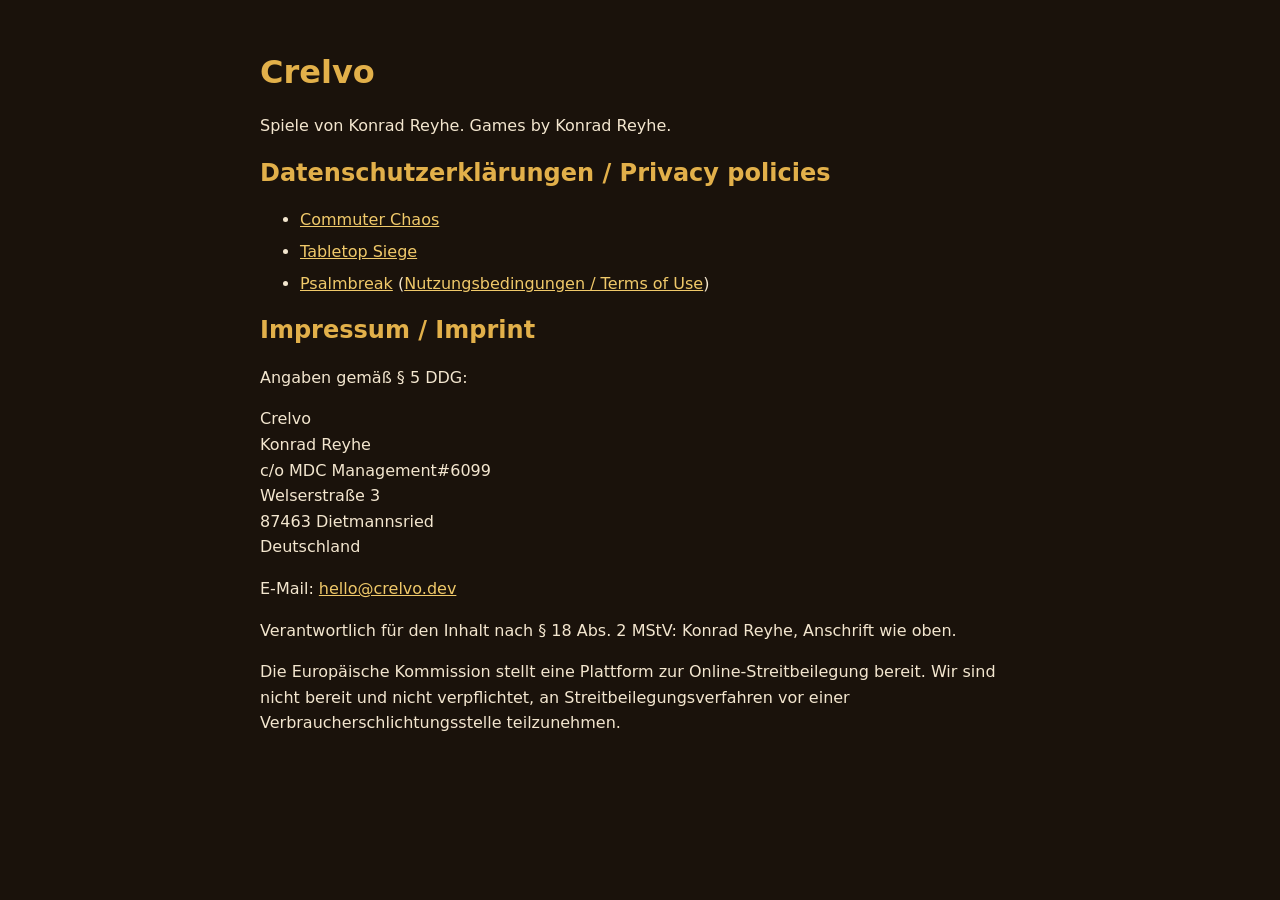
<file: index.html>
<!doctype html>
<html lang="de">
<head>
<meta charset="utf-8">
<meta name="viewport" content="width=device-width, initial-scale=1">
<title>Crelvo: Impressum und Datenschutz</title>
<link rel="stylesheet" href="style.css">
</head>
<body>
<main>
<h1>Crelvo</h1>
<p>Spiele von Konrad Reyhe. Games by Konrad Reyhe.</p>

<h2>Datenschutzerklärungen / Privacy policies</h2>
<ul>
  <li><a href="commuter-chaos/privacy.html">Commuter Chaos</a></li>
  <li><a href="tabletop-siege/privacy.html">Tabletop Siege</a></li>
  <li><a href="psalmbreak/privacy.html">Psalmbreak</a> (<a href="psalmbreak/terms.html">Nutzungsbedingungen / Terms of Use</a>)</li>
</ul>

<h2 id="imprint">Impressum / Imprint</h2>
<p>Angaben gemäß § 5 DDG:</p>
<p>Crelvo<br>
Konrad Reyhe<br>
c/o MDC Management#6099<br>
Welserstraße 3<br>
87463 Dietmannsried<br>
Deutschland</p>
<p>E-Mail: <a href="mailto:hello@crelvo.dev">hello@crelvo.dev</a></p>
<p>Verantwortlich für den Inhalt nach § 18 Abs. 2 MStV: Konrad Reyhe, Anschrift wie oben.</p>
<p>Die Europäische Kommission stellt eine Plattform zur Online-Streitbeilegung bereit. Wir sind nicht bereit und nicht verpflichtet, an Streitbeilegungsverfahren vor einer Verbraucherschlichtungsstelle teilzunehmen.</p>
</main>
</body>
</html>
</file>
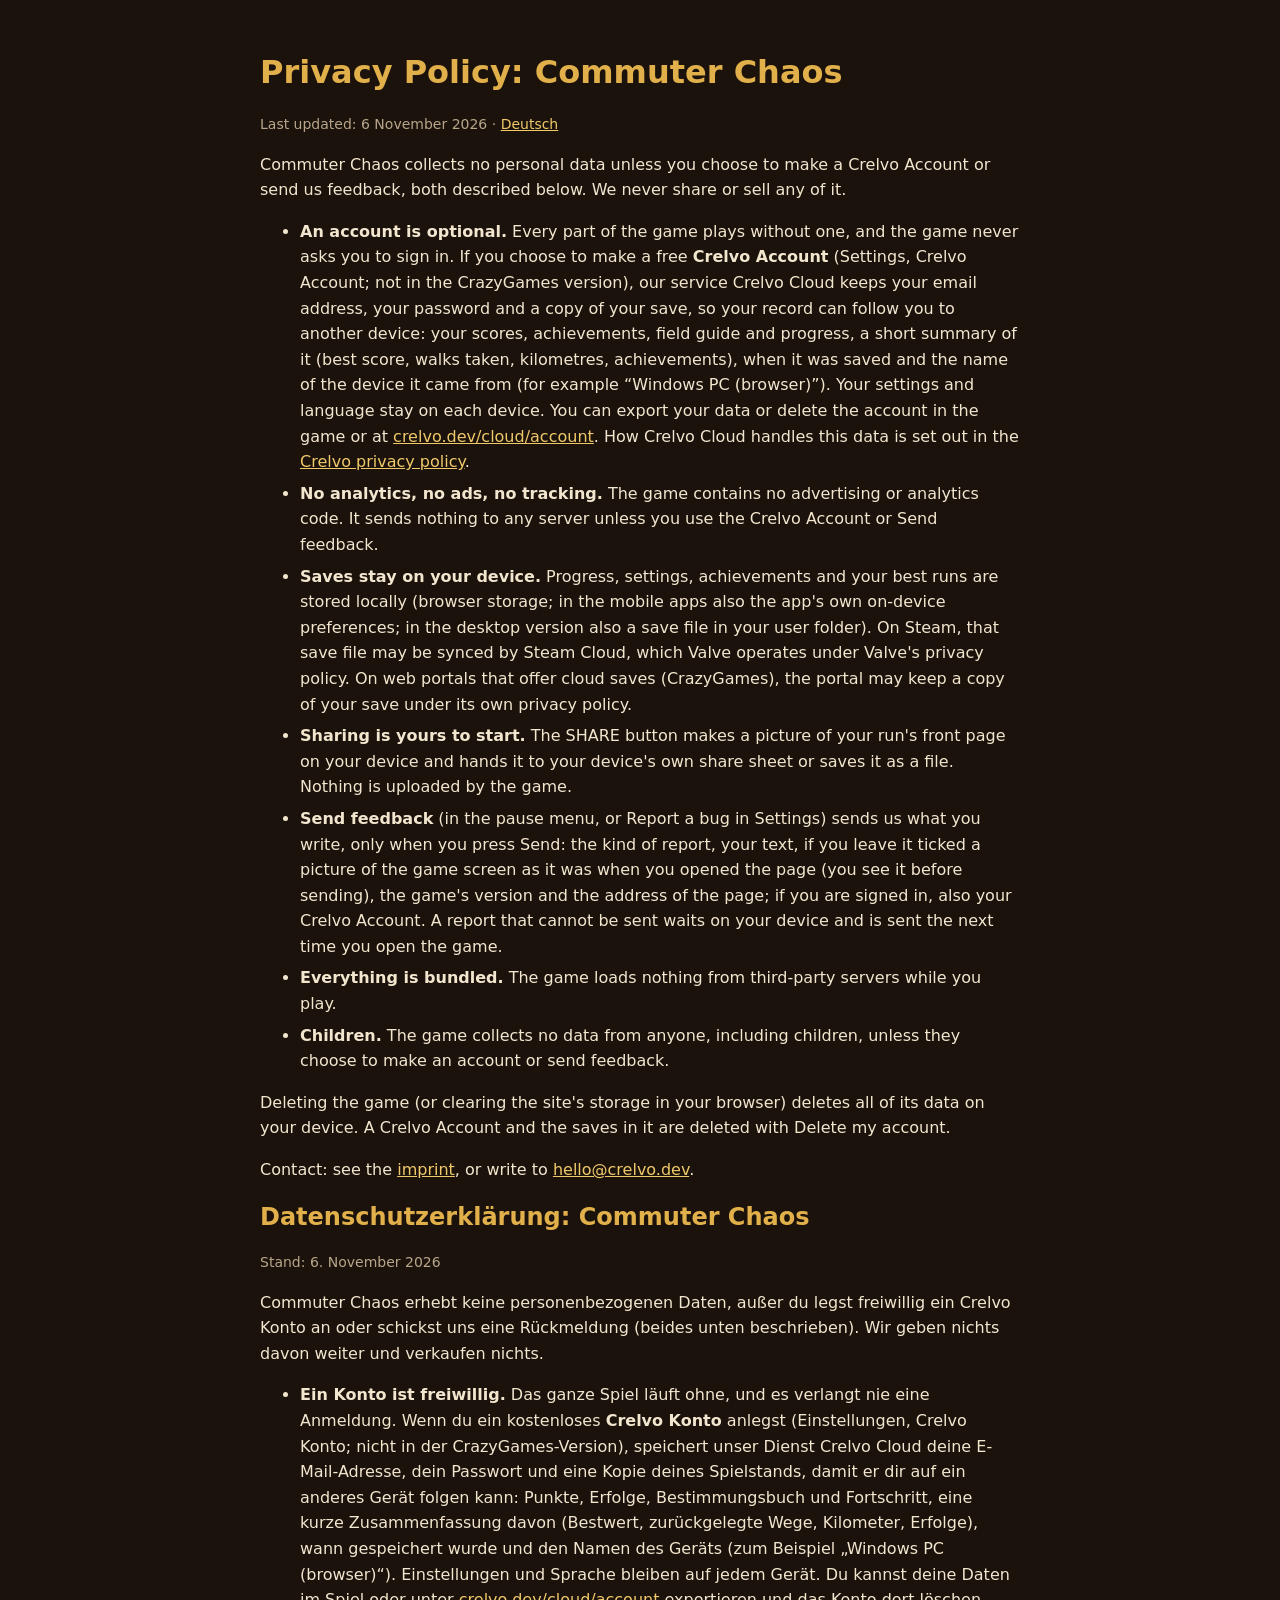
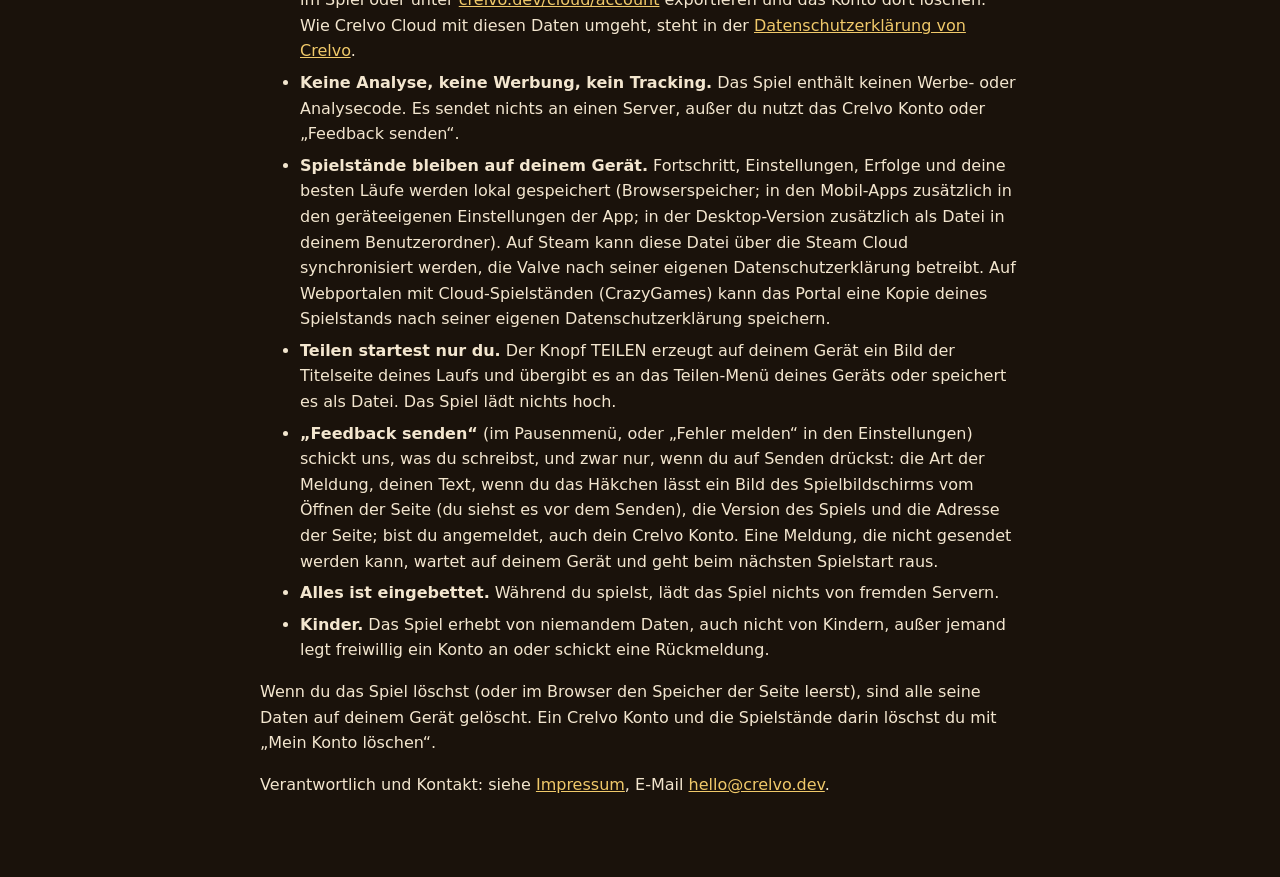
<file: commuter-chaos/privacy.html>
<!doctype html>
<html lang="en">
<head>
<meta charset="utf-8">
<meta name="viewport" content="width=device-width, initial-scale=1">
<title>Commuter Chaos: Privacy Policy / Datenschutzerklärung</title>
<link rel="stylesheet" href="../style.css">
</head>
<body>
<main>
<h1>Privacy Policy: Commuter Chaos</h1>
<p class="meta">Last updated: 6 November 2026 · <a href="#de">Deutsch</a></p>

<p>Commuter Chaos collects no personal data unless you choose to make a Crelvo Account or send us feedback, both described below. We never share or sell any of it.</p>
<ul>
  <li><strong>An account is optional.</strong> Every part of the game plays without one, and the game never asks you to sign in. If you choose to make a free <strong>Crelvo Account</strong> (Settings, Crelvo Account; not in the CrazyGames version), our service Crelvo Cloud keeps your email address, your password and a copy of your save, so your record can follow you to another device: your scores, achievements, field guide and progress, a short summary of it (best score, walks taken, kilometres, achievements), when it was saved and the name of the device it came from (for example “Windows PC (browser)”). Your settings and language stay on each device. You can export your data or delete the account in the game or at <a href="https://crelvo.dev/cloud/account">crelvo.dev/cloud/account</a>. How Crelvo Cloud handles this data is set out in the <a href="https://crelvo.dev/datenschutz/">Crelvo privacy policy</a>.</li>
  <li><strong>No analytics, no ads, no tracking.</strong> The game contains no advertising or analytics code. It sends nothing to any server unless you use the Crelvo Account or Send feedback.</li>
  <li><strong>Saves stay on your device.</strong> Progress, settings, achievements and your best runs are stored locally (browser storage; in the mobile apps also the app's own on-device preferences; in the desktop version also a save file in your user folder). On Steam, that save file may be synced by Steam Cloud, which Valve operates under Valve's privacy policy. On web portals that offer cloud saves (CrazyGames), the portal may keep a copy of your save under its own privacy policy.</li>
  <li><strong>Sharing is yours to start.</strong> The SHARE button makes a picture of your run's front page on your device and hands it to your device's own share sheet or saves it as a file. Nothing is uploaded by the game.</li>
  <li><strong>Send feedback</strong> (in the pause menu, or Report a bug in Settings) sends us what you write, only when you press Send: the kind of report, your text, if you leave it ticked a picture of the game screen as it was when you opened the page (you see it before sending), the game's version and the address of the page; if you are signed in, also your Crelvo Account. A report that cannot be sent waits on your device and is sent the next time you open the game.</li>
  <li><strong>Everything is bundled.</strong> The game loads nothing from third-party servers while you play.</li>
  <li><strong>Children.</strong> The game collects no data from anyone, including children, unless they choose to make an account or send feedback.</li>
</ul>
<p>Deleting the game (or clearing the site's storage in your browser) deletes all of its data on your device. A Crelvo Account and the saves in it are deleted with Delete my account.</p>
<p>Contact: see the <a href="../index.html#imprint">imprint</a>, or write to <a href="mailto:hello@crelvo.dev">hello@crelvo.dev</a>.</p>

<h2 id="de">Datenschutzerklärung: Commuter Chaos</h2>
<p class="meta">Stand: 6. November 2026</p>
<p>Commuter Chaos erhebt keine personenbezogenen Daten, außer du legst freiwillig ein Crelvo Konto an oder schickst uns eine Rückmeldung (beides unten beschrieben). Wir geben nichts davon weiter und verkaufen nichts.</p>
<ul>
  <li><strong>Ein Konto ist freiwillig.</strong> Das ganze Spiel läuft ohne, und es verlangt nie eine Anmeldung. Wenn du ein kostenloses <strong>Crelvo Konto</strong> anlegst (Einstellungen, Crelvo Konto; nicht in der CrazyGames-Version), speichert unser Dienst Crelvo Cloud deine E-Mail-Adresse, dein Passwort und eine Kopie deines Spielstands, damit er dir auf ein anderes Gerät folgen kann: Punkte, Erfolge, Bestimmungsbuch und Fortschritt, eine kurze Zusammenfassung davon (Bestwert, zurückgelegte Wege, Kilometer, Erfolge), wann gespeichert wurde und den Namen des Geräts (zum Beispiel „Windows PC (browser)“). Einstellungen und Sprache bleiben auf jedem Gerät. Du kannst deine Daten im Spiel oder unter <a href="https://crelvo.dev/cloud/account">crelvo.dev/cloud/account</a> exportieren und das Konto dort löschen. Wie Crelvo Cloud mit diesen Daten umgeht, steht in der <a href="https://crelvo.dev/datenschutz/">Datenschutzerklärung von Crelvo</a>.</li>
  <li><strong>Keine Analyse, keine Werbung, kein Tracking.</strong> Das Spiel enthält keinen Werbe- oder Analysecode. Es sendet nichts an einen Server, außer du nutzt das Crelvo Konto oder „Feedback senden“.</li>
  <li><strong>Spielstände bleiben auf deinem Gerät.</strong> Fortschritt, Einstellungen, Erfolge und deine besten Läufe werden lokal gespeichert (Browserspeicher; in den Mobil-Apps zusätzlich in den geräteeigenen Einstellungen der App; in der Desktop-Version zusätzlich als Datei in deinem Benutzerordner). Auf Steam kann diese Datei über die Steam Cloud synchronisiert werden, die Valve nach seiner eigenen Datenschutzerklärung betreibt. Auf Webportalen mit Cloud-Spielständen (CrazyGames) kann das Portal eine Kopie deines Spielstands nach seiner eigenen Datenschutzerklärung speichern.</li>
  <li><strong>Teilen startest nur du.</strong> Der Knopf TEILEN erzeugt auf deinem Gerät ein Bild der Titelseite deines Laufs und übergibt es an das Teilen-Menü deines Geräts oder speichert es als Datei. Das Spiel lädt nichts hoch.</li>
  <li><strong>„Feedback senden“</strong> (im Pausenmenü, oder „Fehler melden“ in den Einstellungen) schickt uns, was du schreibst, und zwar nur, wenn du auf Senden drückst: die Art der Meldung, deinen Text, wenn du das Häkchen lässt ein Bild des Spielbildschirms vom Öffnen der Seite (du siehst es vor dem Senden), die Version des Spiels und die Adresse der Seite; bist du angemeldet, auch dein Crelvo Konto. Eine Meldung, die nicht gesendet werden kann, wartet auf deinem Gerät und geht beim nächsten Spielstart raus.</li>
  <li><strong>Alles ist eingebettet.</strong> Während du spielst, lädt das Spiel nichts von fremden Servern.</li>
  <li><strong>Kinder.</strong> Das Spiel erhebt von niemandem Daten, auch nicht von Kindern, außer jemand legt freiwillig ein Konto an oder schickt eine Rückmeldung.</li>
</ul>
<p>Wenn du das Spiel löschst (oder im Browser den Speicher der Seite leerst), sind alle seine Daten auf deinem Gerät gelöscht. Ein Crelvo Konto und die Spielstände darin löschst du mit „Mein Konto löschen“.</p>
<p>Verantwortlich und Kontakt: siehe <a href="../index.html#imprint">Impressum</a>, E-Mail <a href="mailto:hello@crelvo.dev">hello@crelvo.dev</a>.</p>
</main>
</body>
</html>
</file>
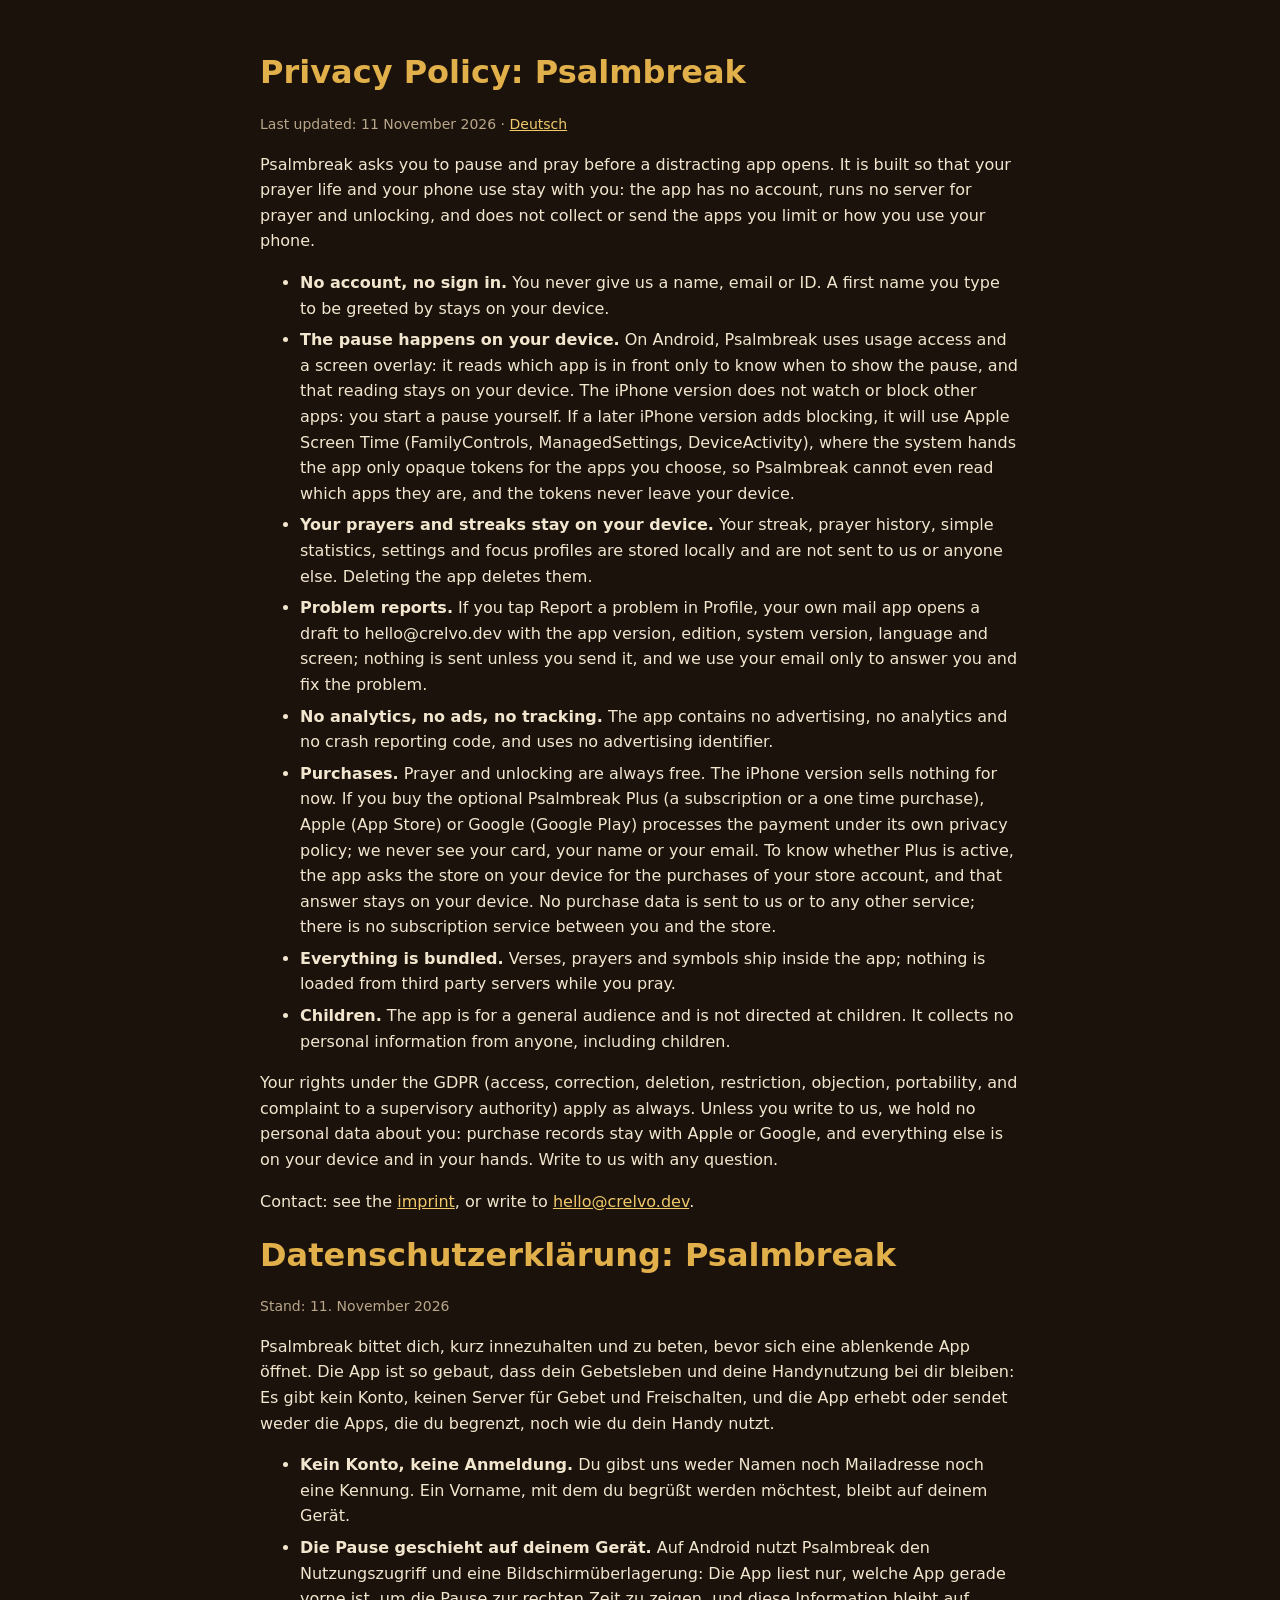
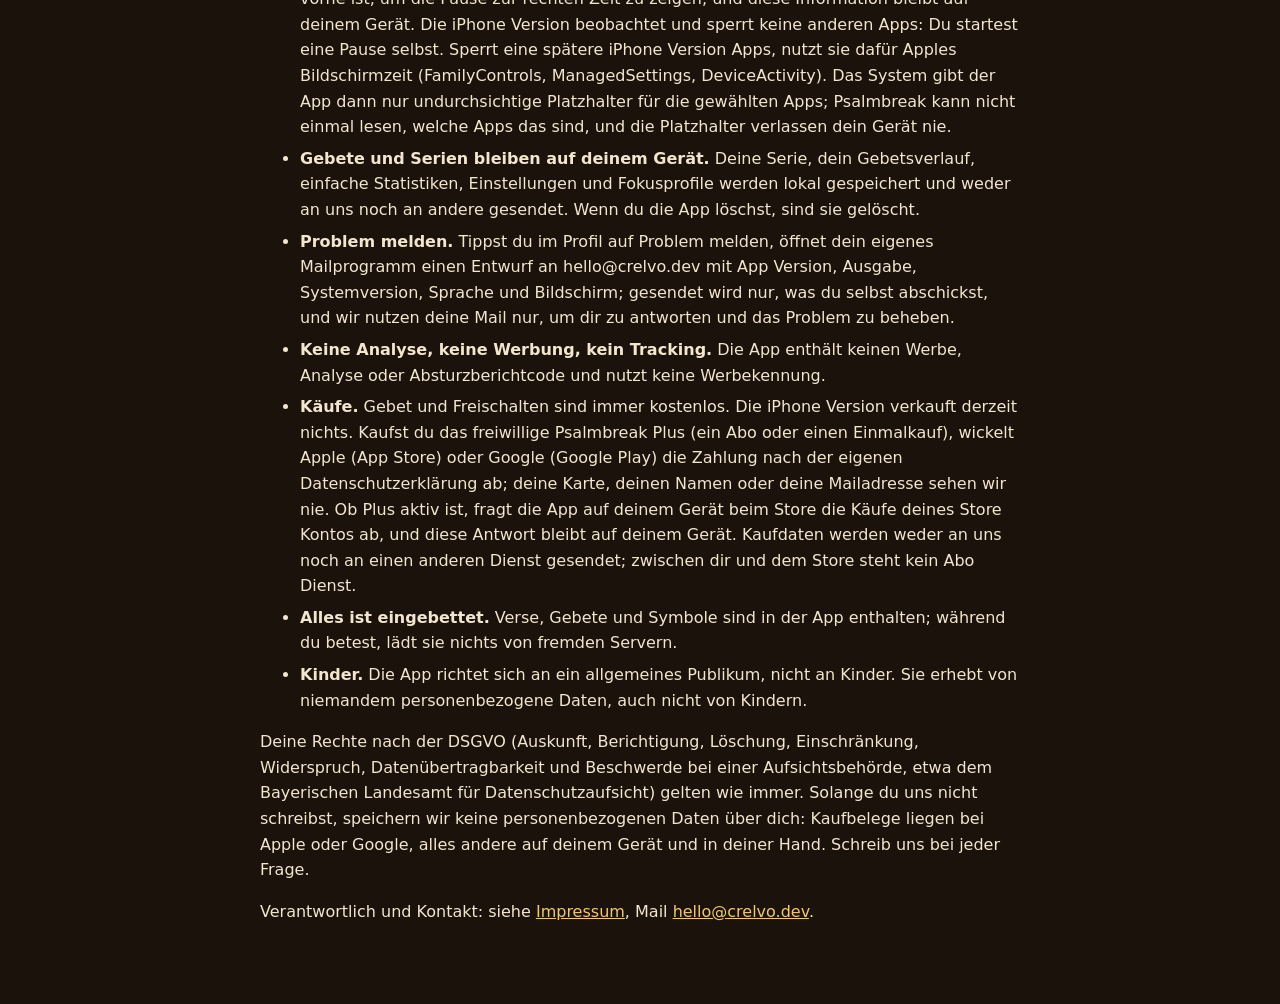
<file: psalmbreak/privacy.html>
<!doctype html>
<html lang="en">
<head>
<meta charset="utf-8">
<meta name="viewport" content="width=device-width, initial-scale=1">
<title>Psalmbreak: Privacy Policy / Datenschutzerklärung</title>
<link rel="stylesheet" href="../style.css">
</head>
<body>
<main>
<h1>Privacy Policy: Psalmbreak</h1>
<p class="meta">Last updated: 11 November 2026 · <a href="#de">Deutsch</a></p>

<p>Psalmbreak asks you to pause and pray before a distracting app opens. It is built so that your prayer life and your phone use stay with you: the app has no account, runs no server for prayer and unlocking, and does not collect or send the apps you limit or how you use your phone.</p>
<ul>
  <li><strong>No account, no sign in.</strong> You never give us a name, email or ID. A first name you type to be greeted by stays on your device.</li>
  <li><strong>The pause happens on your device.</strong> On Android, Psalmbreak uses usage access and a screen overlay: it reads which app is in front only to know when to show the pause, and that reading stays on your device. The iPhone version does not watch or block other apps: you start a pause yourself. If a later iPhone version adds blocking, it will use Apple Screen Time (FamilyControls, ManagedSettings, DeviceActivity), where the system hands the app only opaque tokens for the apps you choose, so Psalmbreak cannot even read which apps they are, and the tokens never leave your device.</li>
  <li><strong>Your prayers and streaks stay on your device.</strong> Your streak, prayer history, simple statistics, settings and focus profiles are stored locally and are not sent to us or anyone else. Deleting the app deletes them.</li>
  <li><strong>Problem reports.</strong> If you tap Report a problem in Profile, your own mail app opens a draft to hello@crelvo.dev with the app version, edition, system version, language and screen; nothing is sent unless you send it, and we use your email only to answer you and fix the problem.</li>
  <li><strong>No analytics, no ads, no tracking.</strong> The app contains no advertising, no analytics and no crash reporting code, and uses no advertising identifier.</li>
  <li><strong>Purchases.</strong> Prayer and unlocking are always free. The iPhone version sells nothing for now. If you buy the optional Psalmbreak Plus (a subscription or a one time purchase), Apple (App Store) or Google (Google Play) processes the payment under its own privacy policy; we never see your card, your name or your email. To know whether Plus is active, the app asks the store on your device for the purchases of your store account, and that answer stays on your device. No purchase data is sent to us or to any other service; there is no subscription service between you and the store.</li>
  <li><strong>Everything is bundled.</strong> Verses, prayers and symbols ship inside the app; nothing is loaded from third party servers while you pray.</li>
  <li><strong>Children.</strong> The app is for a general audience and is not directed at children. It collects no personal information from anyone, including children.</li>
</ul>
<p>Your rights under the GDPR (access, correction, deletion, restriction, objection, portability, and complaint to a supervisory authority) apply as always. Unless you write to us, we hold no personal data about you: purchase records stay with Apple or Google, and everything else is on your device and in your hands. Write to us with any question.</p>
<p>Contact: see the <a href="https://crelvo.dev/impressum/">imprint</a>, or write to <a href="mailto:hello@crelvo.dev">hello@crelvo.dev</a>.</p>

<h1 id="de">Datenschutzerklärung: Psalmbreak</h1>
<p class="meta">Stand: 11. November 2026</p>

<p>Psalmbreak bittet dich, kurz innezuhalten und zu beten, bevor sich eine ablenkende App öffnet. Die App ist so gebaut, dass dein Gebetsleben und deine Handynutzung bei dir bleiben: Es gibt kein Konto, keinen Server für Gebet und Freischalten, und die App erhebt oder sendet weder die Apps, die du begrenzt, noch wie du dein Handy nutzt.</p>
<ul>
  <li><strong>Kein Konto, keine Anmeldung.</strong> Du gibst uns weder Namen noch Mailadresse noch eine Kennung. Ein Vorname, mit dem du begrüßt werden möchtest, bleibt auf deinem Gerät.</li>
  <li><strong>Die Pause geschieht auf deinem Gerät.</strong> Auf Android nutzt Psalmbreak den Nutzungszugriff und eine Bildschirmüberlagerung: Die App liest nur, welche App gerade vorne ist, um die Pause zur rechten Zeit zu zeigen, und diese Information bleibt auf deinem Gerät. Die iPhone Version beobachtet und sperrt keine anderen Apps: Du startest eine Pause selbst. Sperrt eine spätere iPhone Version Apps, nutzt sie dafür Apples Bildschirmzeit (FamilyControls, ManagedSettings, DeviceActivity). Das System gibt der App dann nur undurchsichtige Platzhalter für die gewählten Apps; Psalmbreak kann nicht einmal lesen, welche Apps das sind, und die Platzhalter verlassen dein Gerät nie.</li>
  <li><strong>Gebete und Serien bleiben auf deinem Gerät.</strong> Deine Serie, dein Gebetsverlauf, einfache Statistiken, Einstellungen und Fokusprofile werden lokal gespeichert und weder an uns noch an andere gesendet. Wenn du die App löschst, sind sie gelöscht.</li>
  <li><strong>Problem melden.</strong> Tippst du im Profil auf Problem melden, öffnet dein eigenes Mailprogramm einen Entwurf an hello@crelvo.dev mit App Version, Ausgabe, Systemversion, Sprache und Bildschirm; gesendet wird nur, was du selbst abschickst, und wir nutzen deine Mail nur, um dir zu antworten und das Problem zu beheben.</li>
  <li><strong>Keine Analyse, keine Werbung, kein Tracking.</strong> Die App enthält keinen Werbe, Analyse oder Absturzberichtcode und nutzt keine Werbekennung.</li>
  <li><strong>Käufe.</strong> Gebet und Freischalten sind immer kostenlos. Die iPhone Version verkauft derzeit nichts. Kaufst du das freiwillige Psalmbreak Plus (ein Abo oder einen Einmalkauf), wickelt Apple (App Store) oder Google (Google Play) die Zahlung nach der eigenen Datenschutzerklärung ab; deine Karte, deinen Namen oder deine Mailadresse sehen wir nie. Ob Plus aktiv ist, fragt die App auf deinem Gerät beim Store die Käufe deines Store Kontos ab, und diese Antwort bleibt auf deinem Gerät. Kaufdaten werden weder an uns noch an einen anderen Dienst gesendet; zwischen dir und dem Store steht kein Abo Dienst.</li>
  <li><strong>Alles ist eingebettet.</strong> Verse, Gebete und Symbole sind in der App enthalten; während du betest, lädt sie nichts von fremden Servern.</li>
  <li><strong>Kinder.</strong> Die App richtet sich an ein allgemeines Publikum, nicht an Kinder. Sie erhebt von niemandem personenbezogene Daten, auch nicht von Kindern.</li>
</ul>
<p>Deine Rechte nach der DSGVO (Auskunft, Berichtigung, Löschung, Einschränkung, Widerspruch, Datenübertragbarkeit und Beschwerde bei einer Aufsichtsbehörde, etwa dem Bayerischen Landesamt für Datenschutzaufsicht) gelten wie immer. Solange du uns nicht schreibst, speichern wir keine personenbezogenen Daten über dich: Kaufbelege liegen bei Apple oder Google, alles andere auf deinem Gerät und in deiner Hand. Schreib uns bei jeder Frage.</p>
<p>Verantwortlich und Kontakt: siehe <a href="https://crelvo.dev/impressum/">Impressum</a>, Mail <a href="mailto:hello@crelvo.dev">hello@crelvo.dev</a>.</p>
</main>
</body>
</html>
</file>
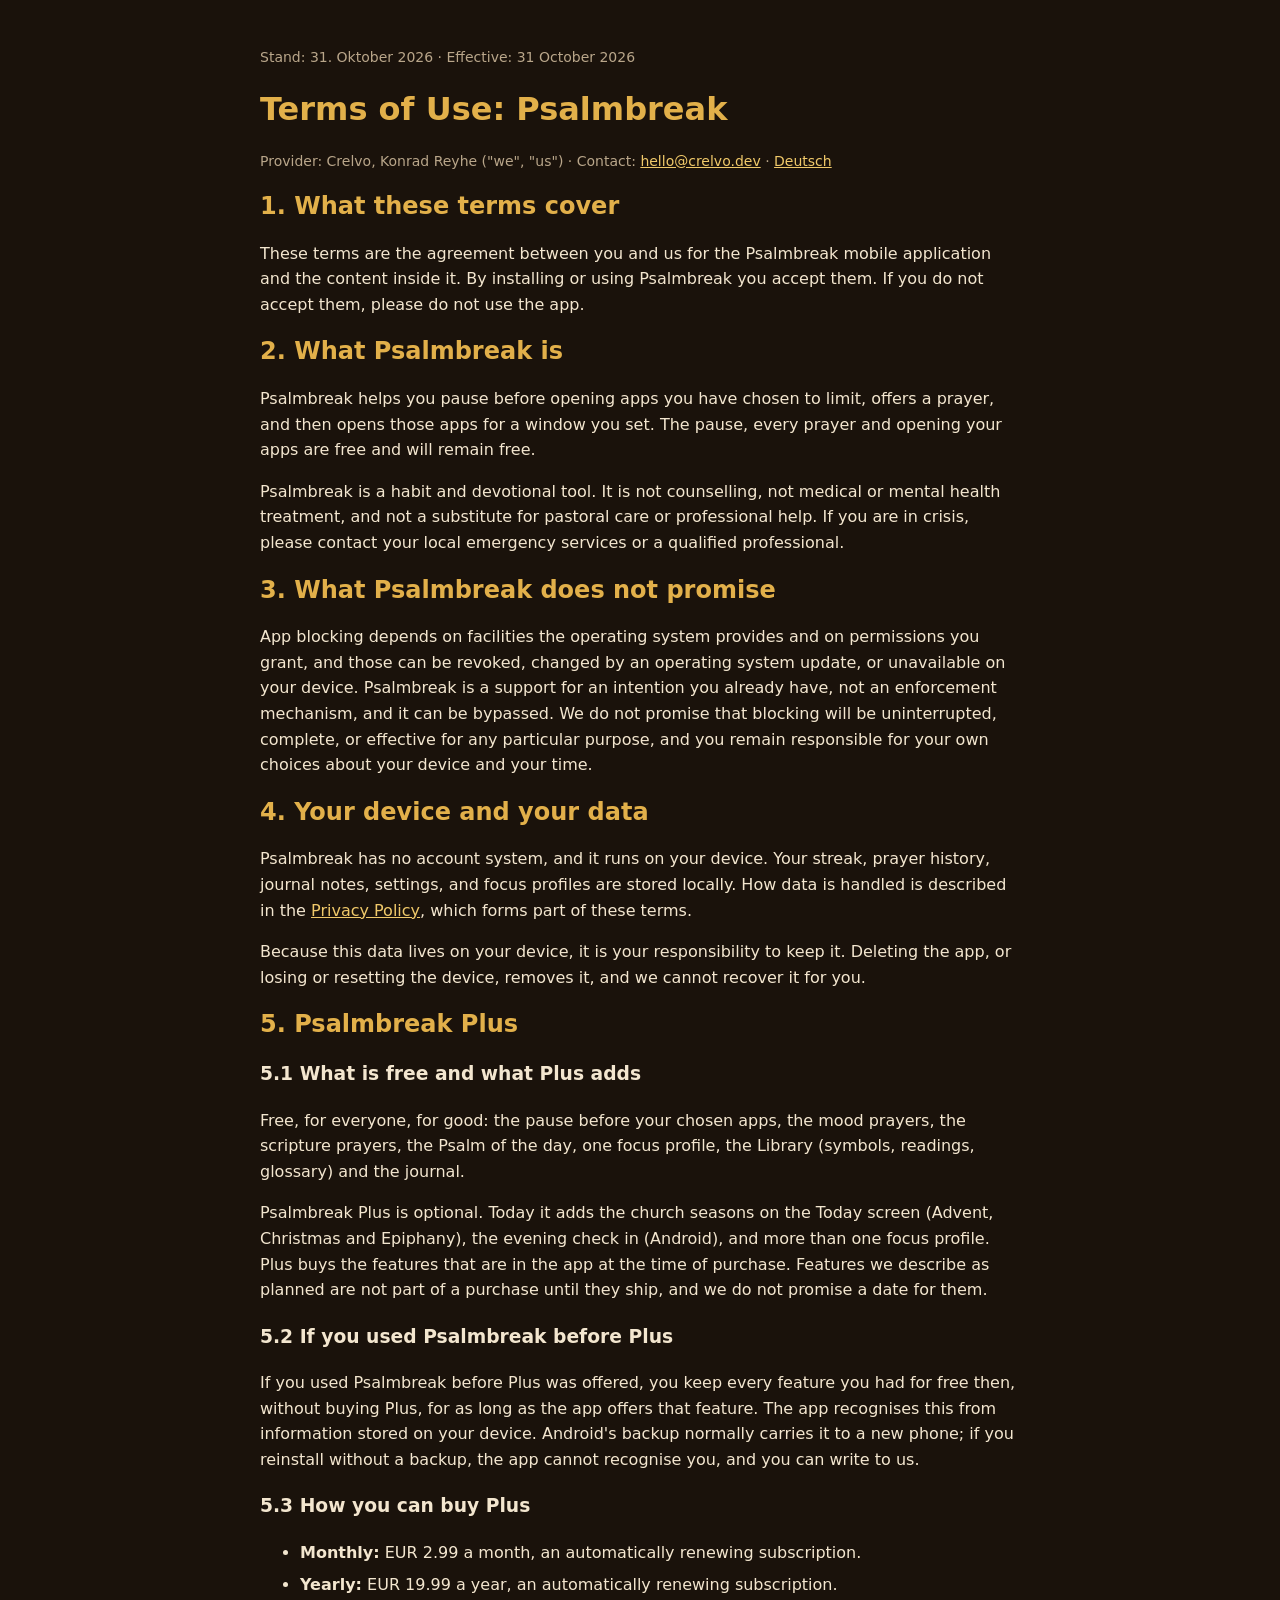
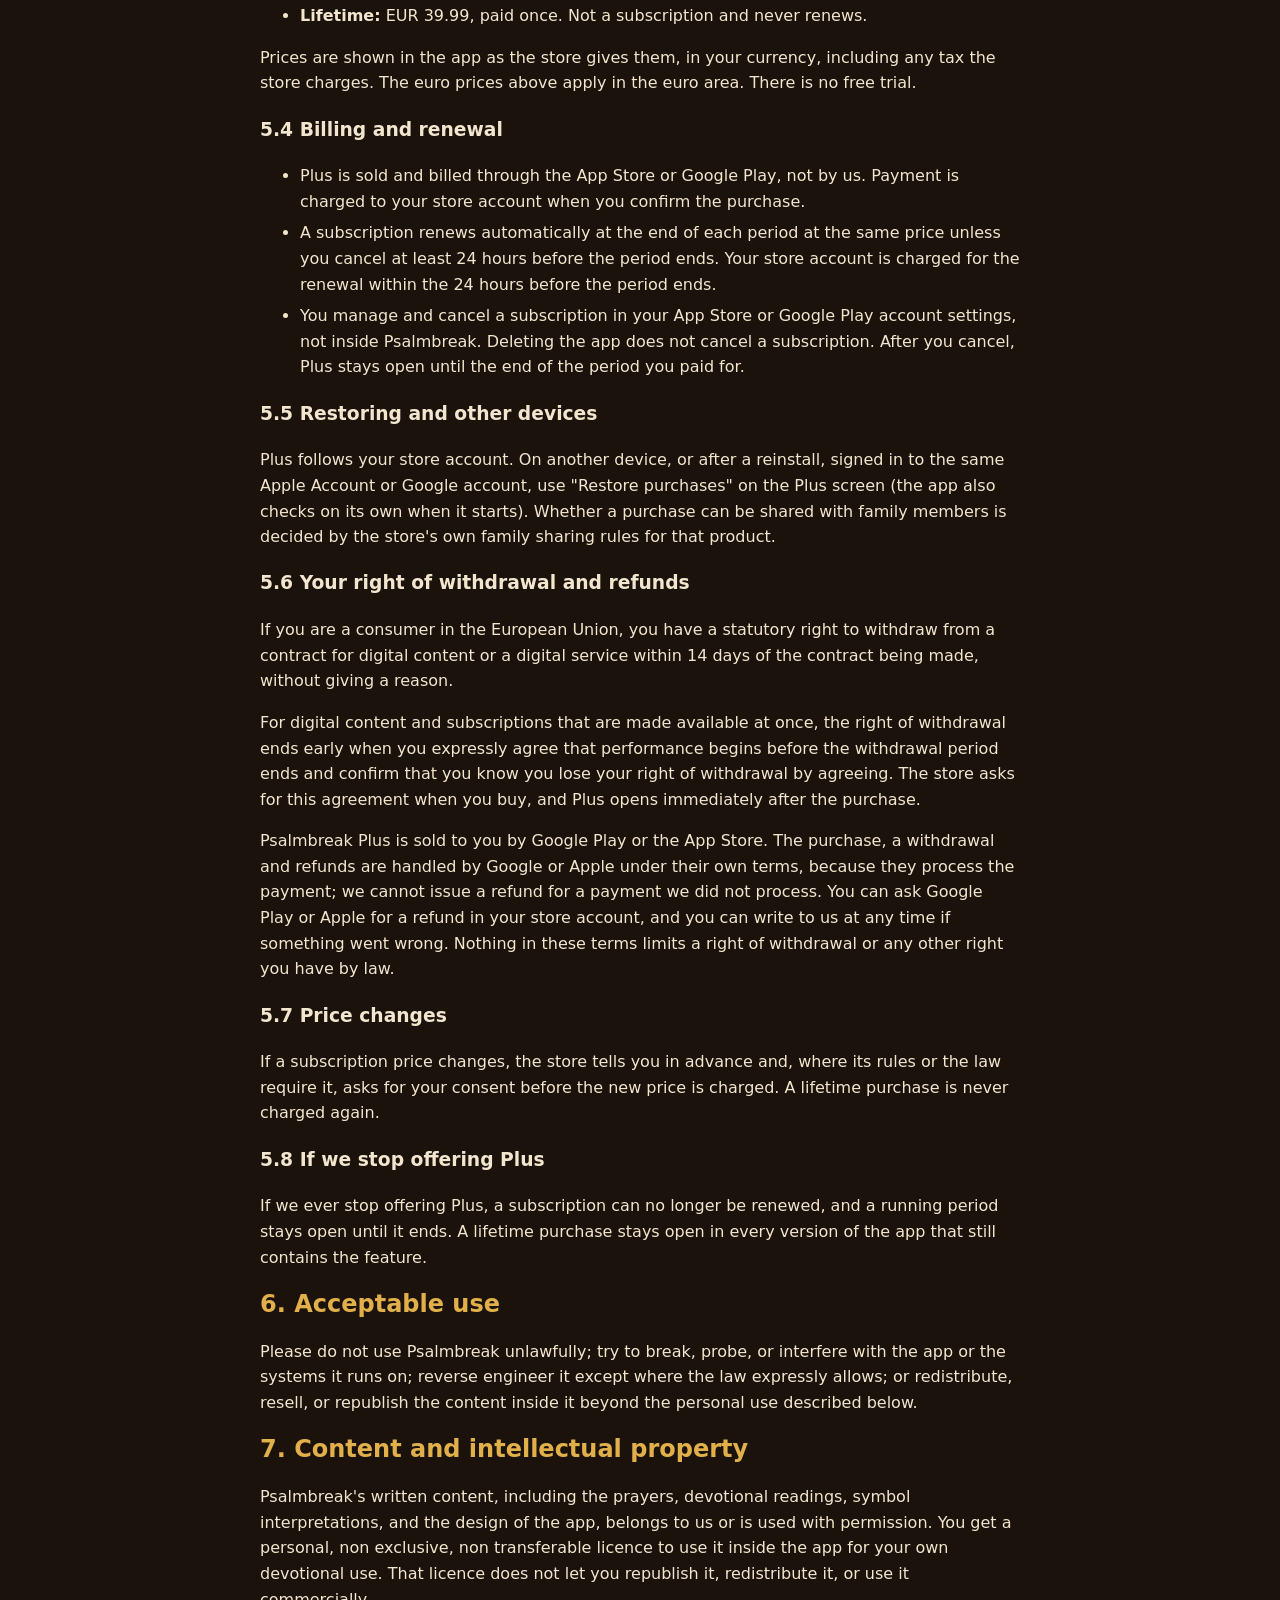
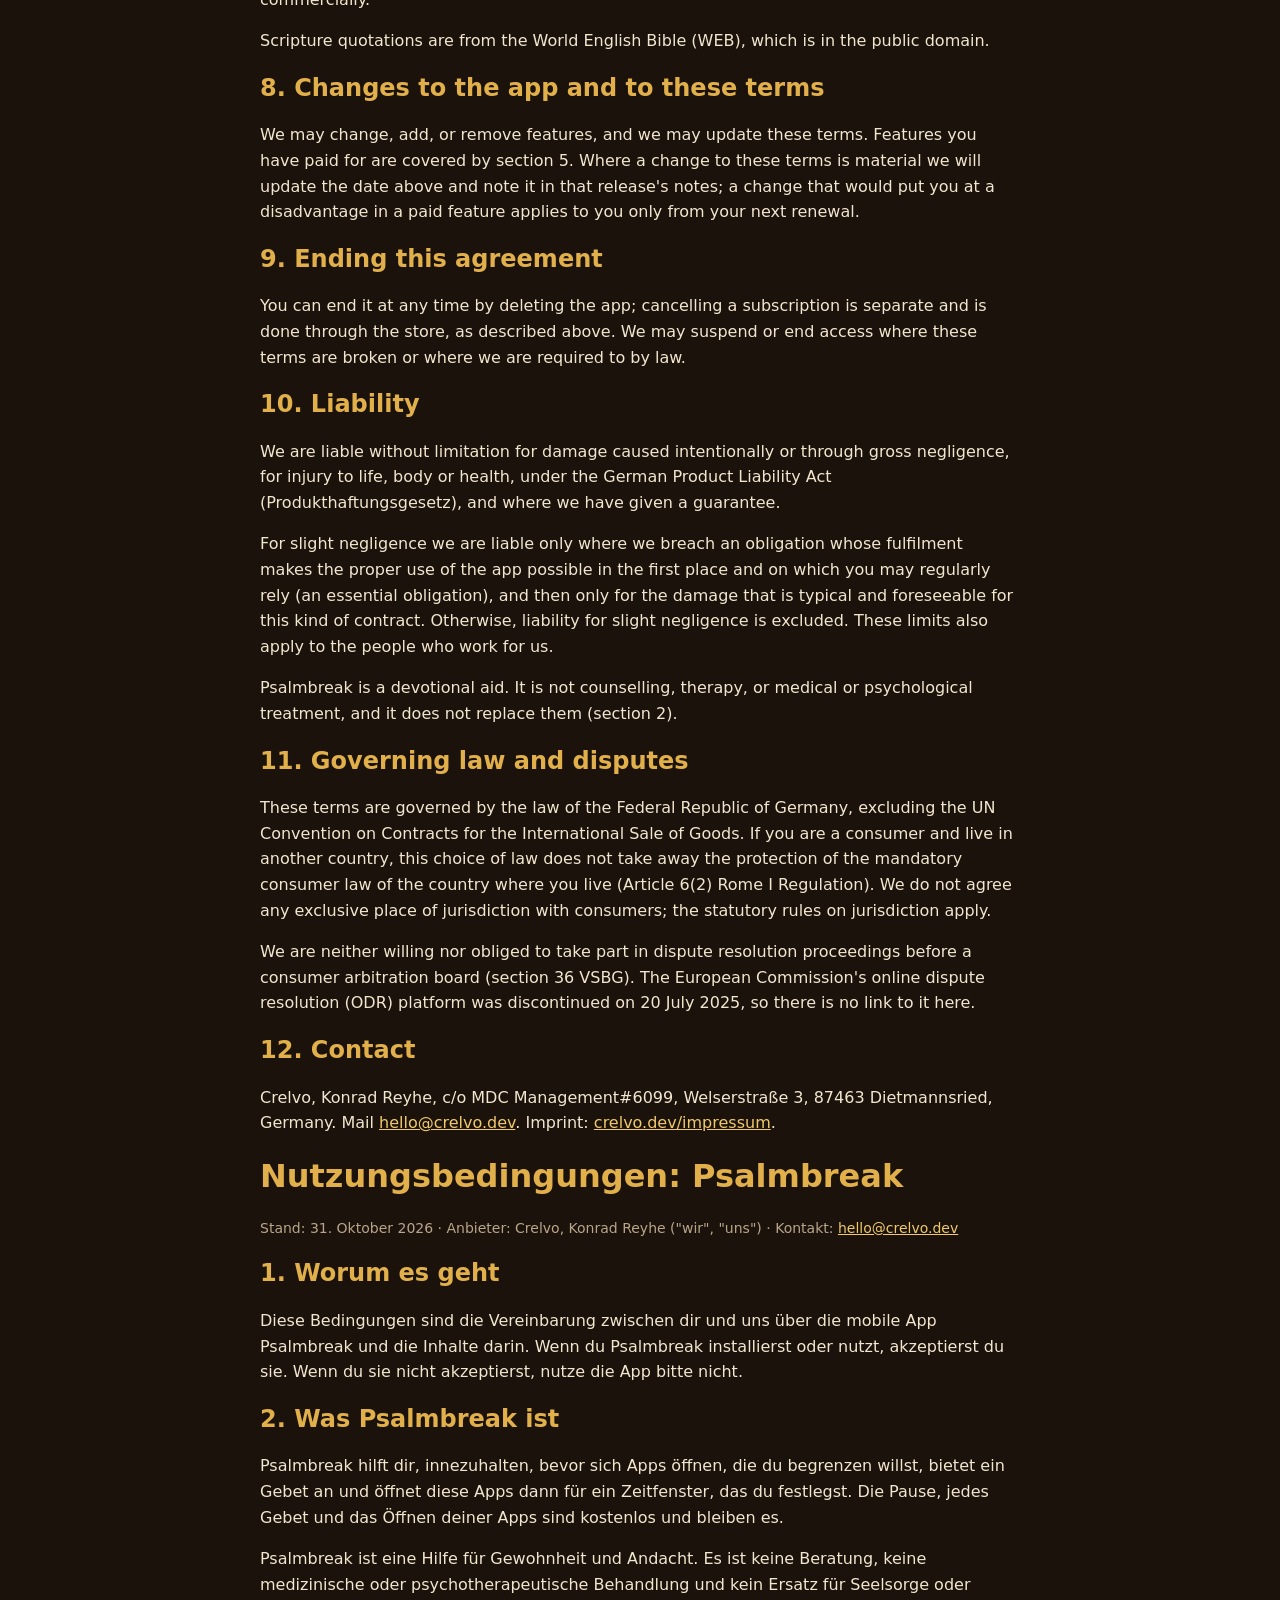
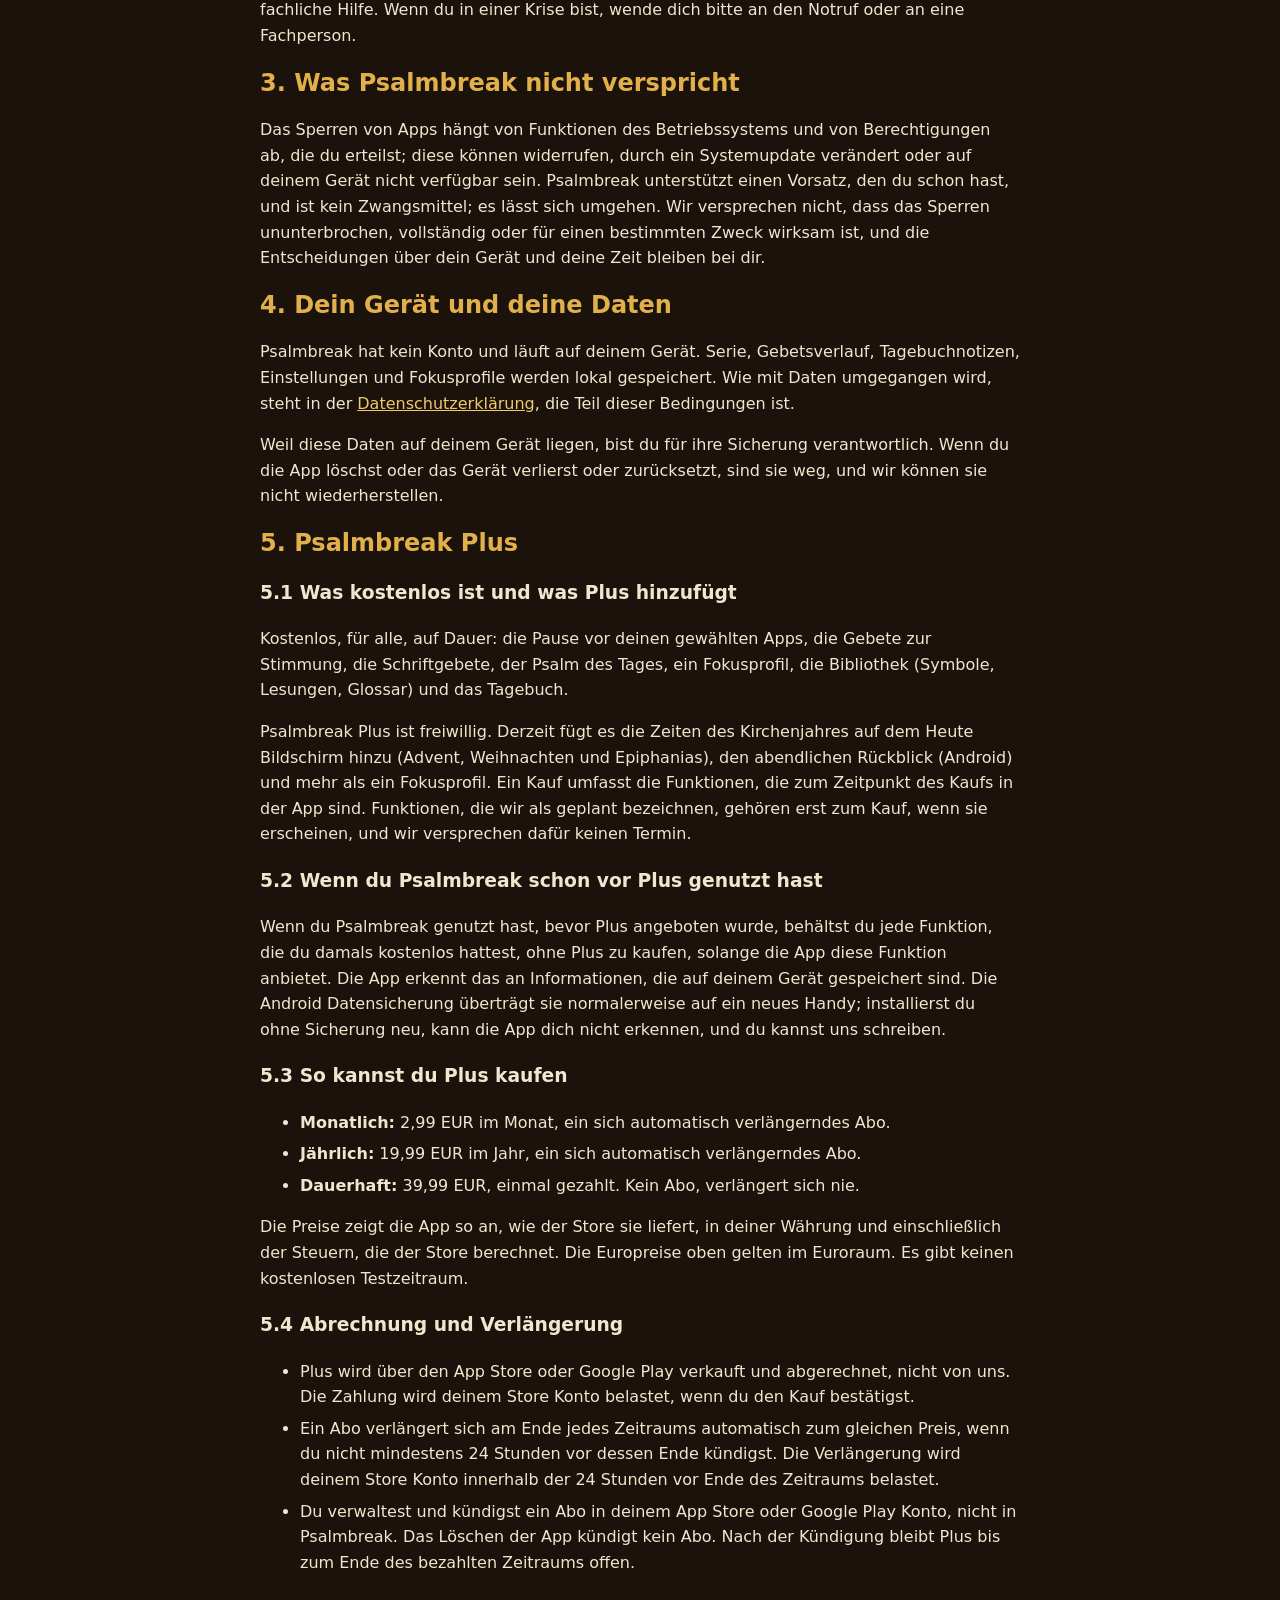
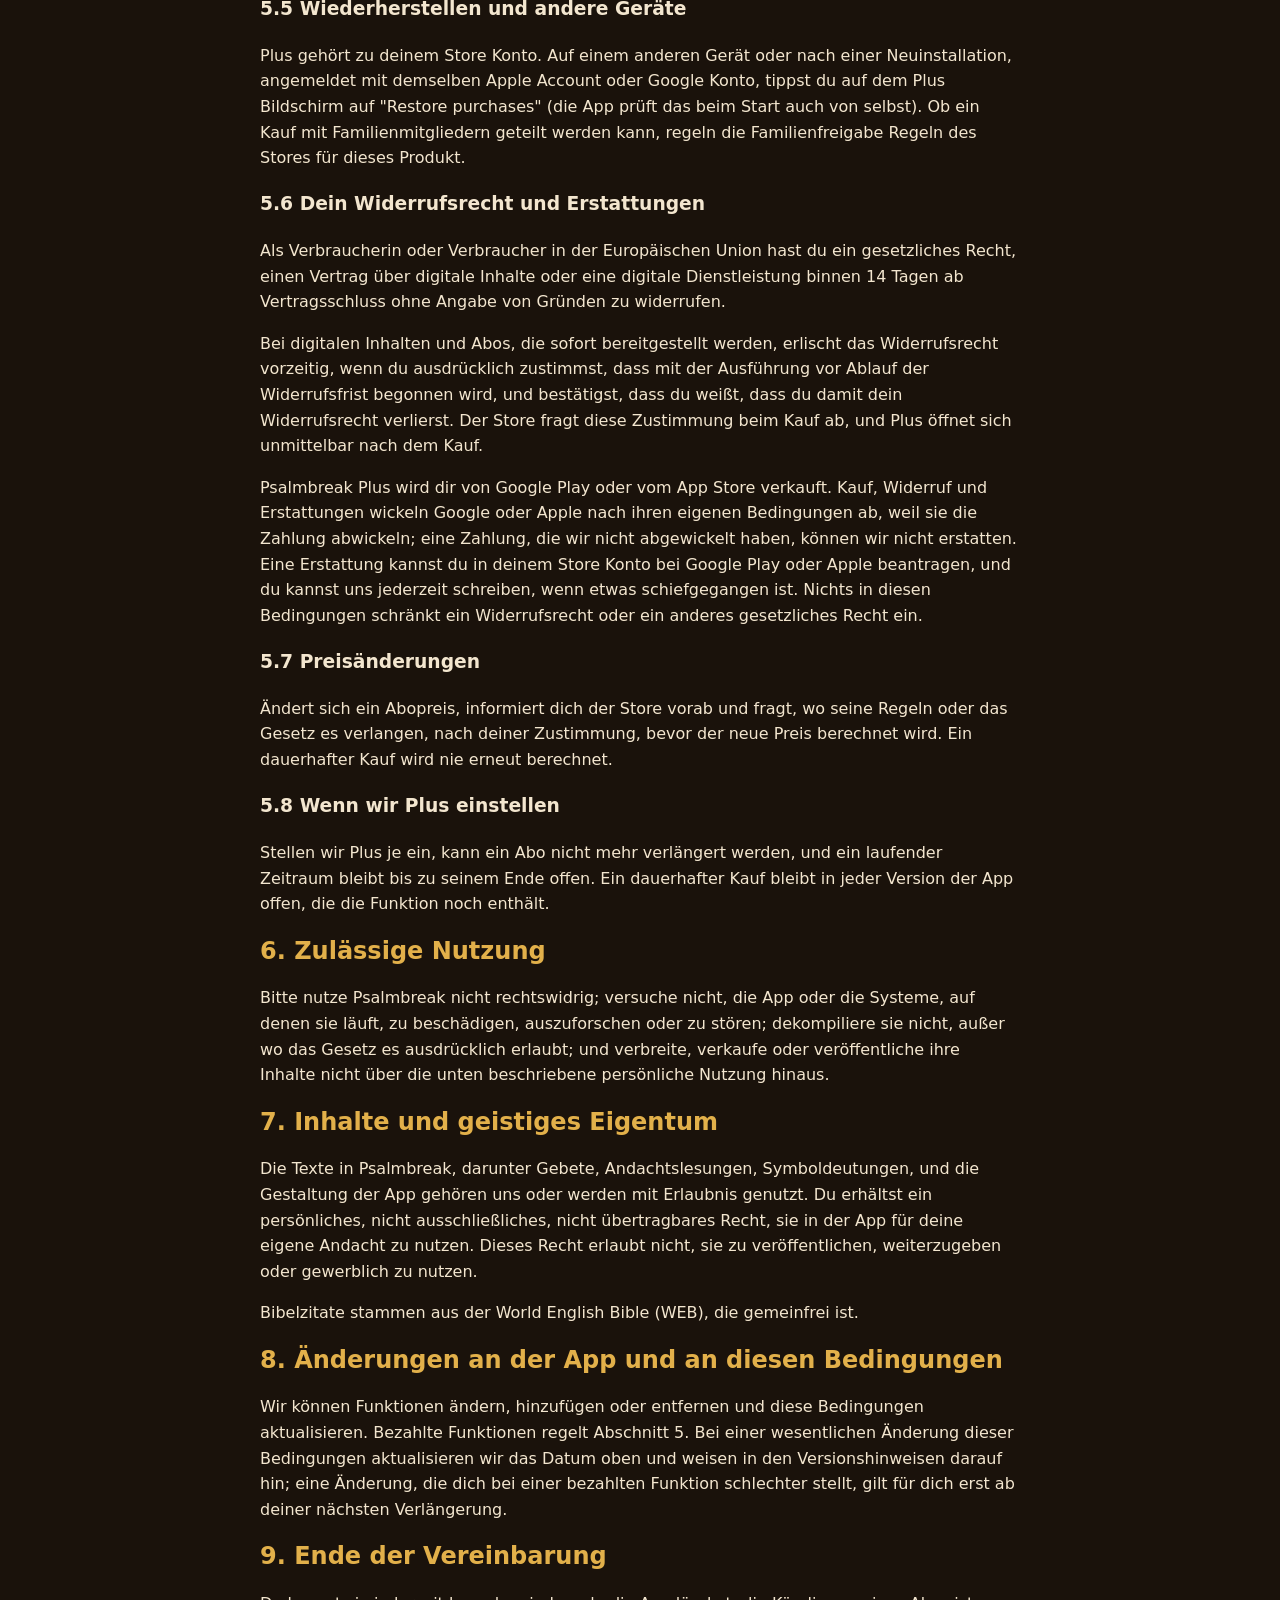
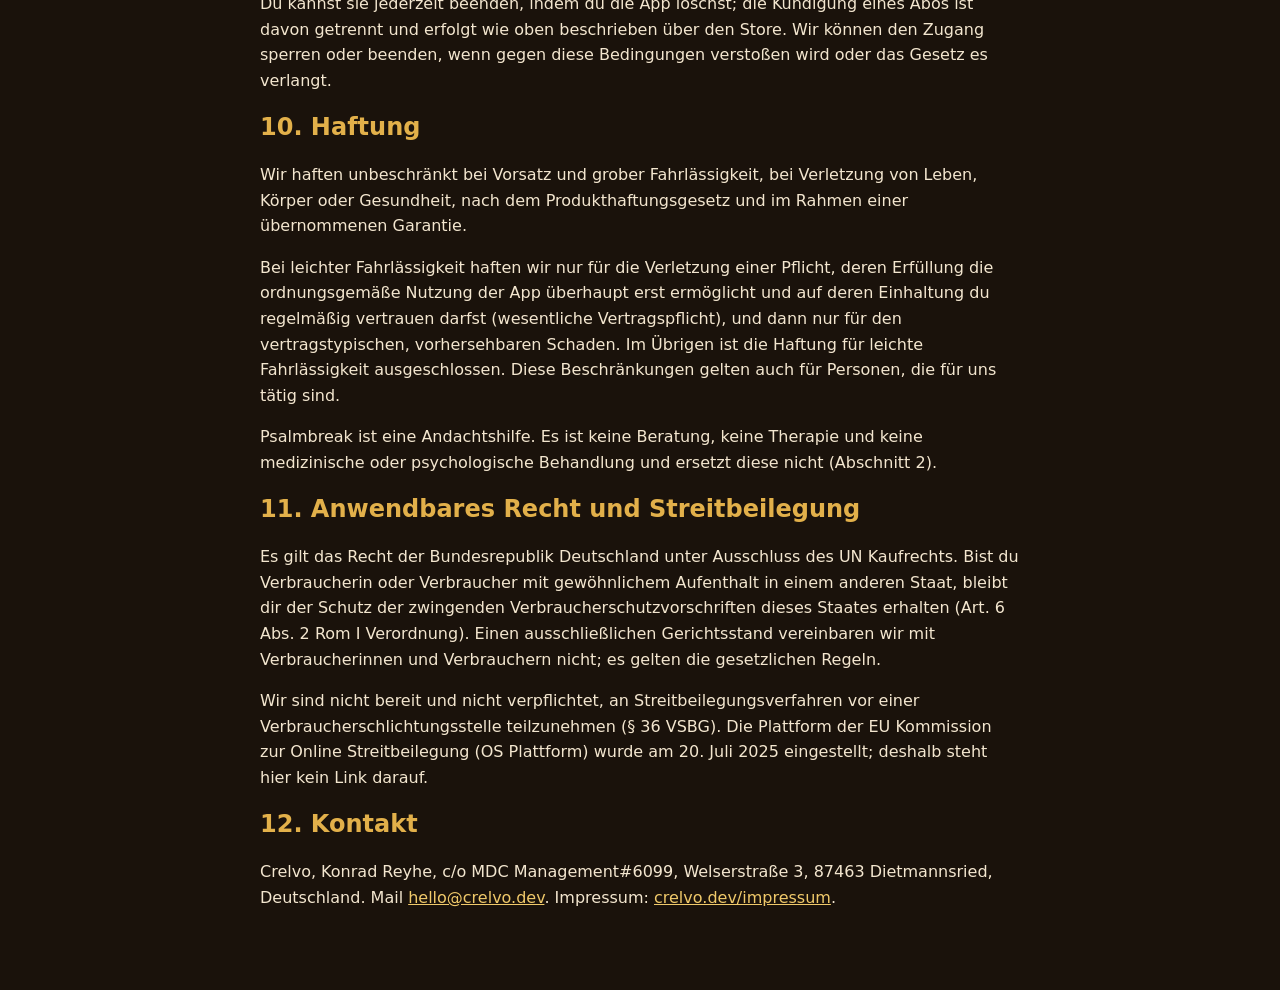
<file: psalmbreak/terms.html>
<!doctype html>
<html lang="en">
<head>
<meta charset="utf-8">
<meta name="viewport" content="width=device-width, initial-scale=1">
<title>Psalmbreak: Terms of Use / Nutzungsbedingungen</title>
<link rel="stylesheet" href="../style.css">
</head>
<body>
<main>
<p class="meta">Stand: 31. Oktober 2026 · Effective: 31 October 2026</p>
<h1>Terms of Use: Psalmbreak</h1>
<p class="meta">Provider: Crelvo, Konrad Reyhe ("we", "us") · Contact: <a href="mailto:hello@crelvo.dev">hello@crelvo.dev</a> · <a href="#de">Deutsch</a></p>

<h2>1. What these terms cover</h2>
<p>These terms are the agreement between you and us for the Psalmbreak mobile application and the content inside it. By installing or using Psalmbreak you accept them. If you do not accept them, please do not use the app.</p>

<h2>2. What Psalmbreak is</h2>
<p>Psalmbreak helps you pause before opening apps you have chosen to limit, offers a prayer, and then opens those apps for a window you set. The pause, every prayer and opening your apps are free and will remain free.</p>
<p>Psalmbreak is a habit and devotional tool. It is not counselling, not medical or mental health treatment, and not a substitute for pastoral care or professional help. If you are in crisis, please contact your local emergency services or a qualified professional.</p>

<h2>3. What Psalmbreak does not promise</h2>
<p>App blocking depends on facilities the operating system provides and on permissions you grant, and those can be revoked, changed by an operating system update, or unavailable on your device. Psalmbreak is a support for an intention you already have, not an enforcement mechanism, and it can be bypassed. We do not promise that blocking will be uninterrupted, complete, or effective for any particular purpose, and you remain responsible for your own choices about your device and your time.</p>

<h2>4. Your device and your data</h2>
<p>Psalmbreak has no account system, and it runs on your device. Your streak, prayer history, journal notes, settings, and focus profiles are stored locally. How data is handled is described in the <a href="privacy.html">Privacy Policy</a>, which forms part of these terms.</p>
<p>Because this data lives on your device, it is your responsibility to keep it. Deleting the app, or losing or resetting the device, removes it, and we cannot recover it for you.</p>

<h2>5. Psalmbreak Plus</h2>
<h3>5.1 What is free and what Plus adds</h3>
<p>Free, for everyone, for good: the pause before your chosen apps, the mood prayers, the scripture prayers, the Psalm of the day, one focus profile, the Library (symbols, readings, glossary) and the journal.</p>
<p>Psalmbreak Plus is optional. Today it adds the church seasons on the Today screen (Advent, Christmas and Epiphany), the evening check in (Android), and more than one focus profile. Plus buys the features that are in the app at the time of purchase. Features we describe as planned are not part of a purchase until they ship, and we do not promise a date for them.</p>
<h3>5.2 If you used Psalmbreak before Plus</h3>
<p>If you used Psalmbreak before Plus was offered, you keep every feature you had for free then, without buying Plus, for as long as the app offers that feature. The app recognises this from information stored on your device. Android's backup normally carries it to a new phone; if you reinstall without a backup, the app cannot recognise you, and you can write to us.</p>
<h3>5.3 How you can buy Plus</h3>
<ul>
  <li><strong>Monthly:</strong> EUR 2.99 a month, an automatically renewing subscription.</li>
  <li><strong>Yearly:</strong> EUR 19.99 a year, an automatically renewing subscription.</li>
  <li><strong>Lifetime:</strong> EUR 39.99, paid once. Not a subscription and never renews.</li>
</ul>
<p>Prices are shown in the app as the store gives them, in your currency, including any tax the store charges. The euro prices above apply in the euro area. There is no free trial.</p>
<h3>5.4 Billing and renewal</h3>
<ul>
  <li>Plus is sold and billed through the App Store or Google Play, not by us. Payment is charged to your store account when you confirm the purchase.</li>
  <li>A subscription renews automatically at the end of each period at the same price unless you cancel at least 24 hours before the period ends. Your store account is charged for the renewal within the 24 hours before the period ends.</li>
  <li>You manage and cancel a subscription in your App Store or Google Play account settings, not inside Psalmbreak. Deleting the app does not cancel a subscription. After you cancel, Plus stays open until the end of the period you paid for.</li>
</ul>
<h3>5.5 Restoring and other devices</h3>
<p>Plus follows your store account. On another device, or after a reinstall, signed in to the same Apple Account or Google account, use "Restore purchases" on the Plus screen (the app also checks on its own when it starts). Whether a purchase can be shared with family members is decided by the store's own family sharing rules for that product.</p>
<h3>5.6 Your right of withdrawal and refunds</h3>
<p>If you are a consumer in the European Union, you have a statutory right to withdraw from a contract for digital content or a digital service within 14 days of the contract being made, without giving a reason.</p>
<p>For digital content and subscriptions that are made available at once, the right of withdrawal ends early when you expressly agree that performance begins before the withdrawal period ends and confirm that you know you lose your right of withdrawal by agreeing. The store asks for this agreement when you buy, and Plus opens immediately after the purchase.</p>
<p>Psalmbreak Plus is sold to you by Google Play or the App Store. The purchase, a withdrawal and refunds are handled by Google or Apple under their own terms, because they process the payment; we cannot issue a refund for a payment we did not process. You can ask Google Play or Apple for a refund in your store account, and you can write to us at any time if something went wrong. Nothing in these terms limits a right of withdrawal or any other right you have by law.</p>
<h3>5.7 Price changes</h3>
<p>If a subscription price changes, the store tells you in advance and, where its rules or the law require it, asks for your consent before the new price is charged. A lifetime purchase is never charged again.</p>
<h3>5.8 If we stop offering Plus</h3>
<p>If we ever stop offering Plus, a subscription can no longer be renewed, and a running period stays open until it ends. A lifetime purchase stays open in every version of the app that still contains the feature.</p>

<h2>6. Acceptable use</h2>
<p>Please do not use Psalmbreak unlawfully; try to break, probe, or interfere with the app or the systems it runs on; reverse engineer it except where the law expressly allows; or redistribute, resell, or republish the content inside it beyond the personal use described below.</p>

<h2>7. Content and intellectual property</h2>
<p>Psalmbreak's written content, including the prayers, devotional readings, symbol interpretations, and the design of the app, belongs to us or is used with permission. You get a personal, non exclusive, non transferable licence to use it inside the app for your own devotional use. That licence does not let you republish it, redistribute it, or use it commercially.</p>
<p>Scripture quotations are from the World English Bible (WEB), which is in the public domain.</p>

<h2>8. Changes to the app and to these terms</h2>
<p>We may change, add, or remove features, and we may update these terms. Features you have paid for are covered by section 5. Where a change to these terms is material we will update the date above and note it in that release's notes; a change that would put you at a disadvantage in a paid feature applies to you only from your next renewal.</p>

<h2>9. Ending this agreement</h2>
<p>You can end it at any time by deleting the app; cancelling a subscription is separate and is done through the store, as described above. We may suspend or end access where these terms are broken or where we are required to by law.</p>

<h2>10. Liability</h2>
<p>We are liable without limitation for damage caused intentionally or through gross negligence, for injury to life, body or health, under the German Product Liability Act (Produkthaftungsgesetz), and where we have given a guarantee.</p>
<p>For slight negligence we are liable only where we breach an obligation whose fulfilment makes the proper use of the app possible in the first place and on which you may regularly rely (an essential obligation), and then only for the damage that is typical and foreseeable for this kind of contract. Otherwise, liability for slight negligence is excluded. These limits also apply to the people who work for us.</p>
<p>Psalmbreak is a devotional aid. It is not counselling, therapy, or medical or psychological treatment, and it does not replace them (section 2).</p>

<h2>11. Governing law and disputes</h2>
<p>These terms are governed by the law of the Federal Republic of Germany, excluding the UN Convention on Contracts for the International Sale of Goods. If you are a consumer and live in another country, this choice of law does not take away the protection of the mandatory consumer law of the country where you live (Article 6(2) Rome I Regulation). We do not agree any exclusive place of jurisdiction with consumers; the statutory rules on jurisdiction apply.</p>
<p>We are neither willing nor obliged to take part in dispute resolution proceedings before a consumer arbitration board (section 36 VSBG). The European Commission's online dispute resolution (ODR) platform was discontinued on 20 July 2025, so there is no link to it here.</p>

<h2>12. Contact</h2>
<p>Crelvo, Konrad Reyhe, c/o MDC Management#6099, Welserstraße 3, 87463 Dietmannsried, Germany. Mail <a href="mailto:hello@crelvo.dev">hello@crelvo.dev</a>. Imprint: <a href="https://crelvo.dev/impressum/">crelvo.dev/impressum</a>.</p>

<h1 id="de">Nutzungsbedingungen: Psalmbreak</h1>
<p class="meta">Stand: 31. Oktober 2026 · Anbieter: Crelvo, Konrad Reyhe ("wir", "uns") · Kontakt: <a href="mailto:hello@crelvo.dev">hello@crelvo.dev</a></p>

<h2>1. Worum es geht</h2>
<p>Diese Bedingungen sind die Vereinbarung zwischen dir und uns über die mobile App Psalmbreak und die Inhalte darin. Wenn du Psalmbreak installierst oder nutzt, akzeptierst du sie. Wenn du sie nicht akzeptierst, nutze die App bitte nicht.</p>

<h2>2. Was Psalmbreak ist</h2>
<p>Psalmbreak hilft dir, innezuhalten, bevor sich Apps öffnen, die du begrenzen willst, bietet ein Gebet an und öffnet diese Apps dann für ein Zeitfenster, das du festlegst. Die Pause, jedes Gebet und das Öffnen deiner Apps sind kostenlos und bleiben es.</p>
<p>Psalmbreak ist eine Hilfe für Gewohnheit und Andacht. Es ist keine Beratung, keine medizinische oder psychotherapeutische Behandlung und kein Ersatz für Seelsorge oder fachliche Hilfe. Wenn du in einer Krise bist, wende dich bitte an den Notruf oder an eine Fachperson.</p>

<h2>3. Was Psalmbreak nicht verspricht</h2>
<p>Das Sperren von Apps hängt von Funktionen des Betriebssystems und von Berechtigungen ab, die du erteilst; diese können widerrufen, durch ein Systemupdate verändert oder auf deinem Gerät nicht verfügbar sein. Psalmbreak unterstützt einen Vorsatz, den du schon hast, und ist kein Zwangsmittel; es lässt sich umgehen. Wir versprechen nicht, dass das Sperren ununterbrochen, vollständig oder für einen bestimmten Zweck wirksam ist, und die Entscheidungen über dein Gerät und deine Zeit bleiben bei dir.</p>

<h2>4. Dein Gerät und deine Daten</h2>
<p>Psalmbreak hat kein Konto und läuft auf deinem Gerät. Serie, Gebetsverlauf, Tagebuchnotizen, Einstellungen und Fokusprofile werden lokal gespeichert. Wie mit Daten umgegangen wird, steht in der <a href="privacy.html#de">Datenschutzerklärung</a>, die Teil dieser Bedingungen ist.</p>
<p>Weil diese Daten auf deinem Gerät liegen, bist du für ihre Sicherung verantwortlich. Wenn du die App löschst oder das Gerät verlierst oder zurücksetzt, sind sie weg, und wir können sie nicht wiederherstellen.</p>

<h2>5. Psalmbreak Plus</h2>
<h3>5.1 Was kostenlos ist und was Plus hinzufügt</h3>
<p>Kostenlos, für alle, auf Dauer: die Pause vor deinen gewählten Apps, die Gebete zur Stimmung, die Schriftgebete, der Psalm des Tages, ein Fokusprofil, die Bibliothek (Symbole, Lesungen, Glossar) und das Tagebuch.</p>
<p>Psalmbreak Plus ist freiwillig. Derzeit fügt es die Zeiten des Kirchenjahres auf dem Heute Bildschirm hinzu (Advent, Weihnachten und Epiphanias), den abendlichen Rückblick (Android) und mehr als ein Fokusprofil. Ein Kauf umfasst die Funktionen, die zum Zeitpunkt des Kaufs in der App sind. Funktionen, die wir als geplant bezeichnen, gehören erst zum Kauf, wenn sie erscheinen, und wir versprechen dafür keinen Termin.</p>
<h3>5.2 Wenn du Psalmbreak schon vor Plus genutzt hast</h3>
<p>Wenn du Psalmbreak genutzt hast, bevor Plus angeboten wurde, behältst du jede Funktion, die du damals kostenlos hattest, ohne Plus zu kaufen, solange die App diese Funktion anbietet. Die App erkennt das an Informationen, die auf deinem Gerät gespeichert sind. Die Android Datensicherung überträgt sie normalerweise auf ein neues Handy; installierst du ohne Sicherung neu, kann die App dich nicht erkennen, und du kannst uns schreiben.</p>
<h3>5.3 So kannst du Plus kaufen</h3>
<ul>
  <li><strong>Monatlich:</strong> 2,99 EUR im Monat, ein sich automatisch verlängerndes Abo.</li>
  <li><strong>Jährlich:</strong> 19,99 EUR im Jahr, ein sich automatisch verlängerndes Abo.</li>
  <li><strong>Dauerhaft:</strong> 39,99 EUR, einmal gezahlt. Kein Abo, verlängert sich nie.</li>
</ul>
<p>Die Preise zeigt die App so an, wie der Store sie liefert, in deiner Währung und einschließlich der Steuern, die der Store berechnet. Die Europreise oben gelten im Euroraum. Es gibt keinen kostenlosen Testzeitraum.</p>
<h3>5.4 Abrechnung und Verlängerung</h3>
<ul>
  <li>Plus wird über den App Store oder Google Play verkauft und abgerechnet, nicht von uns. Die Zahlung wird deinem Store Konto belastet, wenn du den Kauf bestätigst.</li>
  <li>Ein Abo verlängert sich am Ende jedes Zeitraums automatisch zum gleichen Preis, wenn du nicht mindestens 24 Stunden vor dessen Ende kündigst. Die Verlängerung wird deinem Store Konto innerhalb der 24 Stunden vor Ende des Zeitraums belastet.</li>
  <li>Du verwaltest und kündigst ein Abo in deinem App Store oder Google Play Konto, nicht in Psalmbreak. Das Löschen der App kündigt kein Abo. Nach der Kündigung bleibt Plus bis zum Ende des bezahlten Zeitraums offen.</li>
</ul>
<h3>5.5 Wiederherstellen und andere Geräte</h3>
<p>Plus gehört zu deinem Store Konto. Auf einem anderen Gerät oder nach einer Neuinstallation, angemeldet mit demselben Apple Account oder Google Konto, tippst du auf dem Plus Bildschirm auf "Restore purchases" (die App prüft das beim Start auch von selbst). Ob ein Kauf mit Familienmitgliedern geteilt werden kann, regeln die Familienfreigabe Regeln des Stores für dieses Produkt.</p>
<h3>5.6 Dein Widerrufsrecht und Erstattungen</h3>
<p>Als Verbraucherin oder Verbraucher in der Europäischen Union hast du ein gesetzliches Recht, einen Vertrag über digitale Inhalte oder eine digitale Dienstleistung binnen 14 Tagen ab Vertragsschluss ohne Angabe von Gründen zu widerrufen.</p>
<p>Bei digitalen Inhalten und Abos, die sofort bereitgestellt werden, erlischt das Widerrufsrecht vorzeitig, wenn du ausdrücklich zustimmst, dass mit der Ausführung vor Ablauf der Widerrufsfrist begonnen wird, und bestätigst, dass du weißt, dass du damit dein Widerrufsrecht verlierst. Der Store fragt diese Zustimmung beim Kauf ab, und Plus öffnet sich unmittelbar nach dem Kauf.</p>
<p>Psalmbreak Plus wird dir von Google Play oder vom App Store verkauft. Kauf, Widerruf und Erstattungen wickeln Google oder Apple nach ihren eigenen Bedingungen ab, weil sie die Zahlung abwickeln; eine Zahlung, die wir nicht abgewickelt haben, können wir nicht erstatten. Eine Erstattung kannst du in deinem Store Konto bei Google Play oder Apple beantragen, und du kannst uns jederzeit schreiben, wenn etwas schiefgegangen ist. Nichts in diesen Bedingungen schränkt ein Widerrufsrecht oder ein anderes gesetzliches Recht ein.</p>
<h3>5.7 Preisänderungen</h3>
<p>Ändert sich ein Abopreis, informiert dich der Store vorab und fragt, wo seine Regeln oder das Gesetz es verlangen, nach deiner Zustimmung, bevor der neue Preis berechnet wird. Ein dauerhafter Kauf wird nie erneut berechnet.</p>
<h3>5.8 Wenn wir Plus einstellen</h3>
<p>Stellen wir Plus je ein, kann ein Abo nicht mehr verlängert werden, und ein laufender Zeitraum bleibt bis zu seinem Ende offen. Ein dauerhafter Kauf bleibt in jeder Version der App offen, die die Funktion noch enthält.</p>

<h2>6. Zulässige Nutzung</h2>
<p>Bitte nutze Psalmbreak nicht rechtswidrig; versuche nicht, die App oder die Systeme, auf denen sie läuft, zu beschädigen, auszuforschen oder zu stören; dekompiliere sie nicht, außer wo das Gesetz es ausdrücklich erlaubt; und verbreite, verkaufe oder veröffentliche ihre Inhalte nicht über die unten beschriebene persönliche Nutzung hinaus.</p>

<h2>7. Inhalte und geistiges Eigentum</h2>
<p>Die Texte in Psalmbreak, darunter Gebete, Andachtslesungen, Symboldeutungen, und die Gestaltung der App gehören uns oder werden mit Erlaubnis genutzt. Du erhältst ein persönliches, nicht ausschließliches, nicht übertragbares Recht, sie in der App für deine eigene Andacht zu nutzen. Dieses Recht erlaubt nicht, sie zu veröffentlichen, weiterzugeben oder gewerblich zu nutzen.</p>
<p>Bibelzitate stammen aus der World English Bible (WEB), die gemeinfrei ist.</p>

<h2>8. Änderungen an der App und an diesen Bedingungen</h2>
<p>Wir können Funktionen ändern, hinzufügen oder entfernen und diese Bedingungen aktualisieren. Bezahlte Funktionen regelt Abschnitt 5. Bei einer wesentlichen Änderung dieser Bedingungen aktualisieren wir das Datum oben und weisen in den Versionshinweisen darauf hin; eine Änderung, die dich bei einer bezahlten Funktion schlechter stellt, gilt für dich erst ab deiner nächsten Verlängerung.</p>

<h2>9. Ende der Vereinbarung</h2>
<p>Du kannst sie jederzeit beenden, indem du die App löschst; die Kündigung eines Abos ist davon getrennt und erfolgt wie oben beschrieben über den Store. Wir können den Zugang sperren oder beenden, wenn gegen diese Bedingungen verstoßen wird oder das Gesetz es verlangt.</p>

<h2>10. Haftung</h2>
<p>Wir haften unbeschränkt bei Vorsatz und grober Fahrlässigkeit, bei Verletzung von Leben, Körper oder Gesundheit, nach dem Produkthaftungsgesetz und im Rahmen einer übernommenen Garantie.</p>
<p>Bei leichter Fahrlässigkeit haften wir nur für die Verletzung einer Pflicht, deren Erfüllung die ordnungsgemäße Nutzung der App überhaupt erst ermöglicht und auf deren Einhaltung du regelmäßig vertrauen darfst (wesentliche Vertragspflicht), und dann nur für den vertragstypischen, vorhersehbaren Schaden. Im Übrigen ist die Haftung für leichte Fahrlässigkeit ausgeschlossen. Diese Beschränkungen gelten auch für Personen, die für uns tätig sind.</p>
<p>Psalmbreak ist eine Andachtshilfe. Es ist keine Beratung, keine Therapie und keine medizinische oder psychologische Behandlung und ersetzt diese nicht (Abschnitt 2).</p>

<h2>11. Anwendbares Recht und Streitbeilegung</h2>
<p>Es gilt das Recht der Bundesrepublik Deutschland unter Ausschluss des UN Kaufrechts. Bist du Verbraucherin oder Verbraucher mit gewöhnlichem Aufenthalt in einem anderen Staat, bleibt dir der Schutz der zwingenden Verbraucherschutzvorschriften dieses Staates erhalten (Art. 6 Abs. 2 Rom I Verordnung). Einen ausschließlichen Gerichtsstand vereinbaren wir mit Verbraucherinnen und Verbrauchern nicht; es gelten die gesetzlichen Regeln.</p>
<p>Wir sind nicht bereit und nicht verpflichtet, an Streitbeilegungsverfahren vor einer Verbraucherschlichtungsstelle teilzunehmen (§ 36 VSBG). Die Plattform der EU Kommission zur Online Streitbeilegung (OS Plattform) wurde am 20. Juli 2025 eingestellt; deshalb steht hier kein Link darauf.</p>

<h2>12. Kontakt</h2>
<p>Crelvo, Konrad Reyhe, c/o MDC Management#6099, Welserstraße 3, 87463 Dietmannsried, Deutschland. Mail <a href="mailto:hello@crelvo.dev">hello@crelvo.dev</a>. Impressum: <a href="https://crelvo.dev/impressum/">crelvo.dev/impressum</a>.</p>
</main>
</body>
</html>
</file>
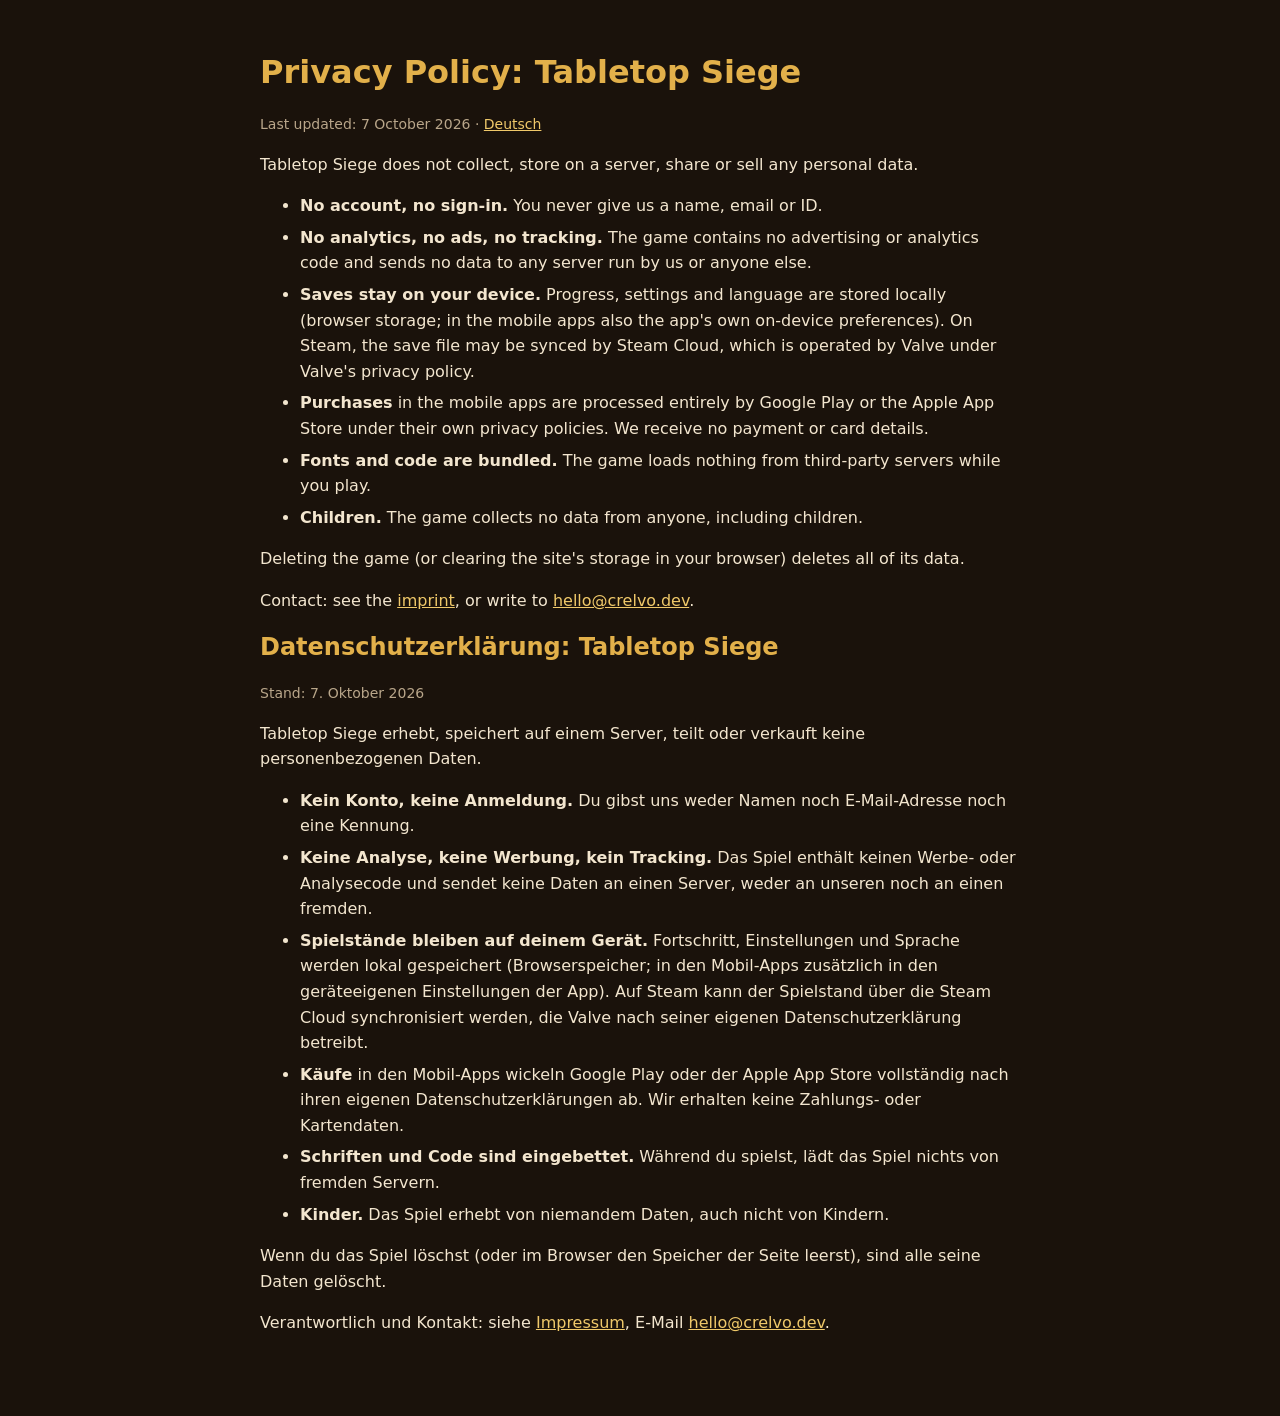
<file: tabletop-siege/privacy.html>
<!doctype html>
<html lang="en">
<head>
<meta charset="utf-8">
<meta name="viewport" content="width=device-width, initial-scale=1">
<title>Tabletop Siege: Privacy Policy / Datenschutzerklärung</title>
<link rel="stylesheet" href="../style.css">
</head>
<body>
<main>
<h1>Privacy Policy: Tabletop Siege</h1>
<p class="meta">Last updated: 7 October 2026 · <a href="#de">Deutsch</a></p>

<p>Tabletop Siege does not collect, store on a server, share or sell any personal data.</p>
<ul>
  <li><strong>No account, no sign-in.</strong> You never give us a name, email or ID.</li>
  <li><strong>No analytics, no ads, no tracking.</strong> The game contains no advertising or analytics code and sends no data to any server run by us or anyone else.</li>
  <li><strong>Saves stay on your device.</strong> Progress, settings and language are stored locally (browser storage; in the mobile apps also the app's own on-device preferences). On Steam, the save file may be synced by Steam Cloud, which is operated by Valve under Valve's privacy policy.</li>
  <li><strong>Purchases</strong> in the mobile apps are processed entirely by Google Play or the Apple App Store under their own privacy policies. We receive no payment or card details.</li>
  <li><strong>Fonts and code are bundled.</strong> The game loads nothing from third-party servers while you play.</li>
  <li><strong>Children.</strong> The game collects no data from anyone, including children.</li>
</ul>
<p>Deleting the game (or clearing the site's storage in your browser) deletes all of its data.</p>
<p>Contact: see the <a href="../index.html#imprint">imprint</a>, or write to <a href="mailto:hello@crelvo.dev">hello@crelvo.dev</a>.</p>

<h2 id="de">Datenschutzerklärung: Tabletop Siege</h2>
<p class="meta">Stand: 7. Oktober 2026</p>
<p>Tabletop Siege erhebt, speichert auf einem Server, teilt oder verkauft keine personenbezogenen Daten.</p>
<ul>
  <li><strong>Kein Konto, keine Anmeldung.</strong> Du gibst uns weder Namen noch E-Mail-Adresse noch eine Kennung.</li>
  <li><strong>Keine Analyse, keine Werbung, kein Tracking.</strong> Das Spiel enthält keinen Werbe- oder Analysecode und sendet keine Daten an einen Server, weder an unseren noch an einen fremden.</li>
  <li><strong>Spielstände bleiben auf deinem Gerät.</strong> Fortschritt, Einstellungen und Sprache werden lokal gespeichert (Browserspeicher; in den Mobil-Apps zusätzlich in den geräteeigenen Einstellungen der App). Auf Steam kann der Spielstand über die Steam Cloud synchronisiert werden, die Valve nach seiner eigenen Datenschutzerklärung betreibt.</li>
  <li><strong>Käufe</strong> in den Mobil-Apps wickeln Google Play oder der Apple App Store vollständig nach ihren eigenen Datenschutzerklärungen ab. Wir erhalten keine Zahlungs- oder Kartendaten.</li>
  <li><strong>Schriften und Code sind eingebettet.</strong> Während du spielst, lädt das Spiel nichts von fremden Servern.</li>
  <li><strong>Kinder.</strong> Das Spiel erhebt von niemandem Daten, auch nicht von Kindern.</li>
</ul>
<p>Wenn du das Spiel löschst (oder im Browser den Speicher der Seite leerst), sind alle seine Daten gelöscht.</p>
<p>Verantwortlich und Kontakt: siehe <a href="../index.html#imprint">Impressum</a>, E-Mail <a href="mailto:hello@crelvo.dev">hello@crelvo.dev</a>.</p>
</main>
</body>
</html>
</file>
<file: style.css>
body { margin: 0; background: #1a120b; color: #f3e6cf; font: 16px/1.6 system-ui, -apple-system, "Segoe UI", sans-serif; }
main { max-width: 760px; margin: 0 auto; padding: 32px 16px 64px; }
h1, h2 { color: #e2b04a; line-height: 1.2; }
a { color: #f0c96a; }
.meta { color: #b9a68a; font-size: 14px; }
li { margin: 6px 0; }
</file>
